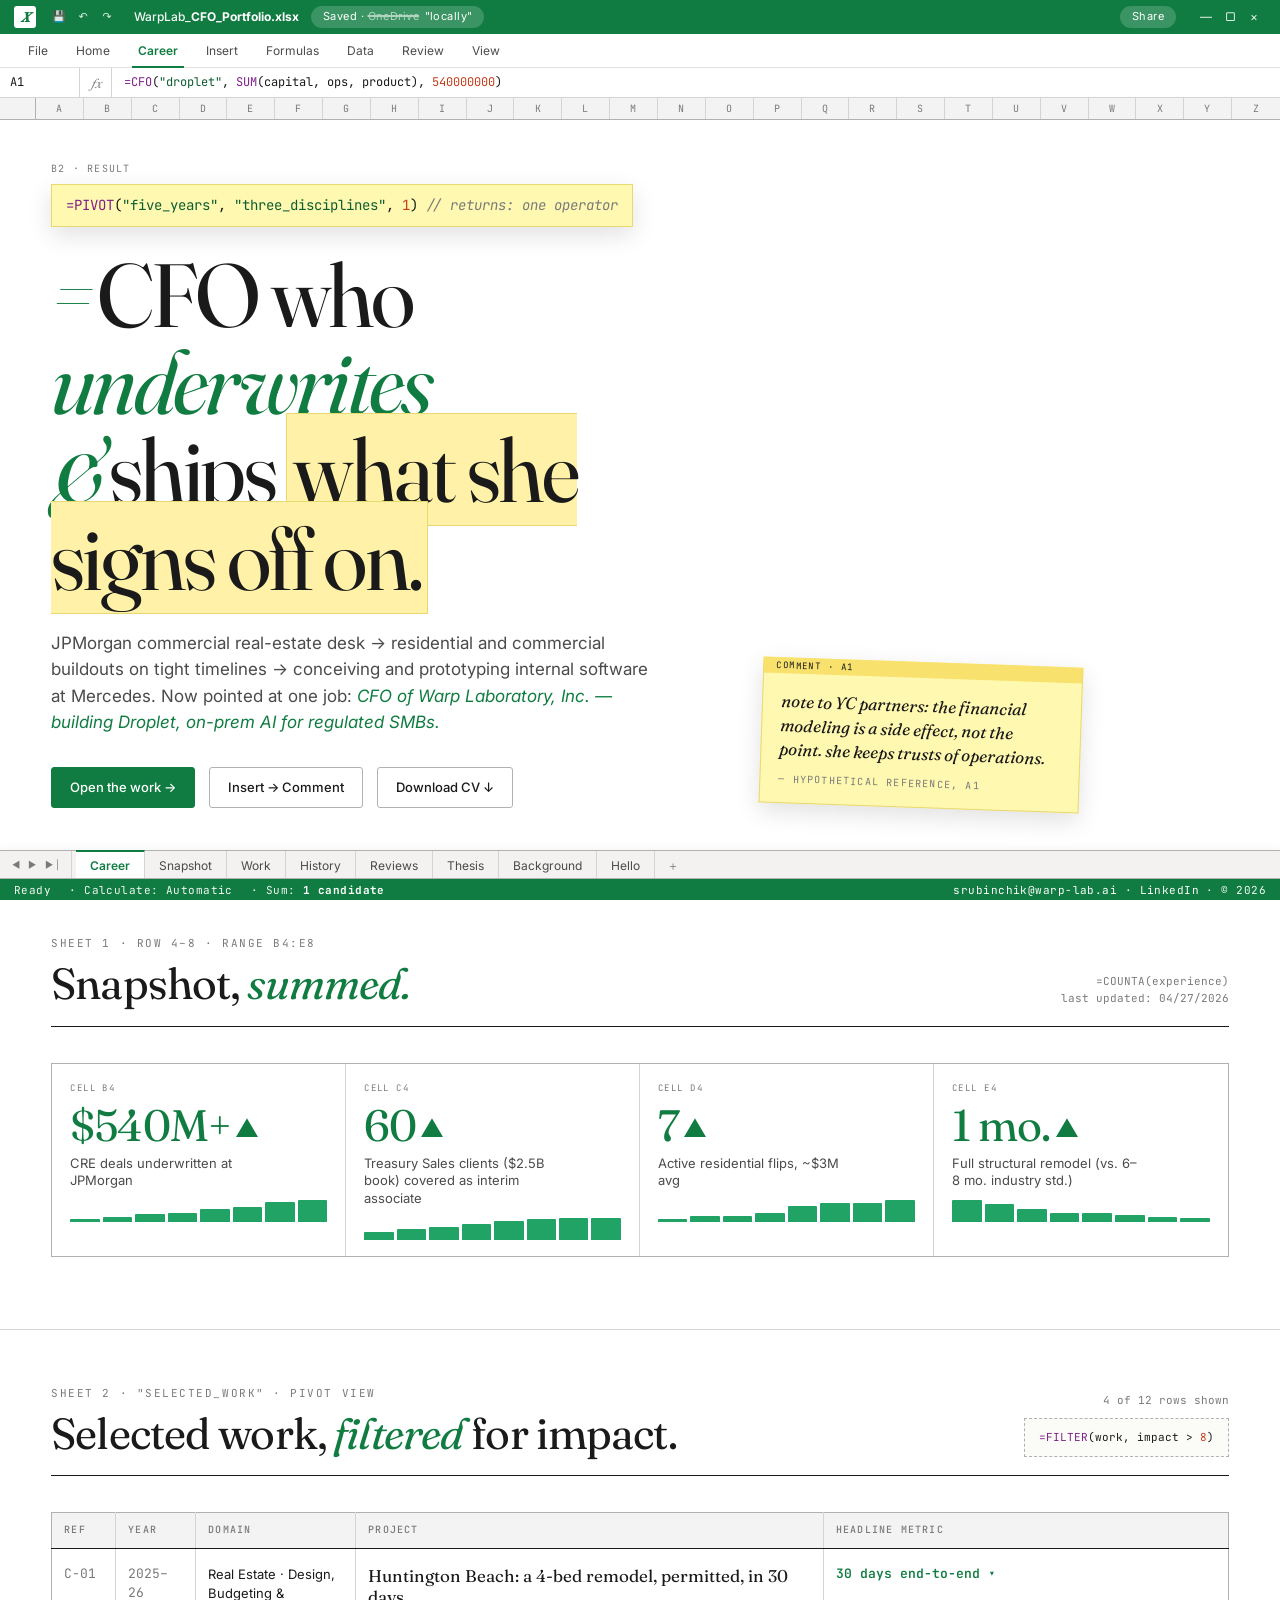
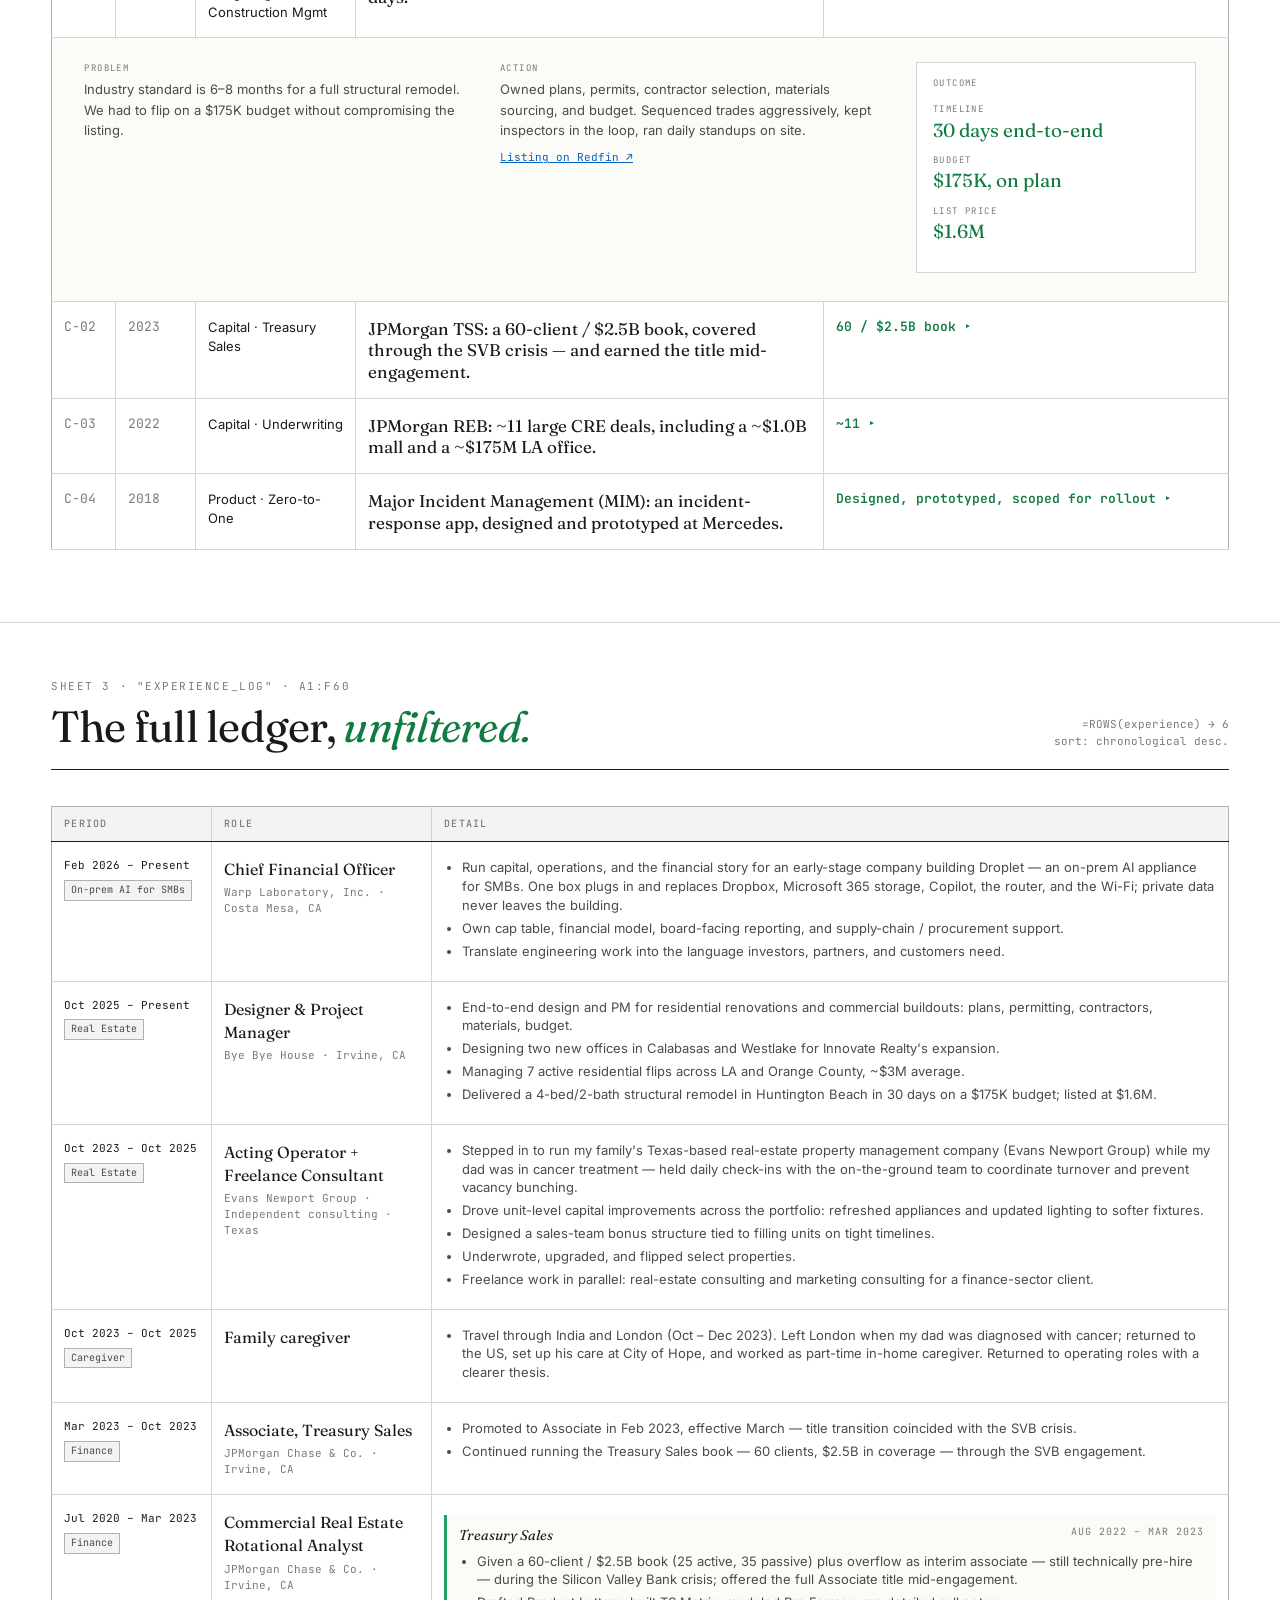
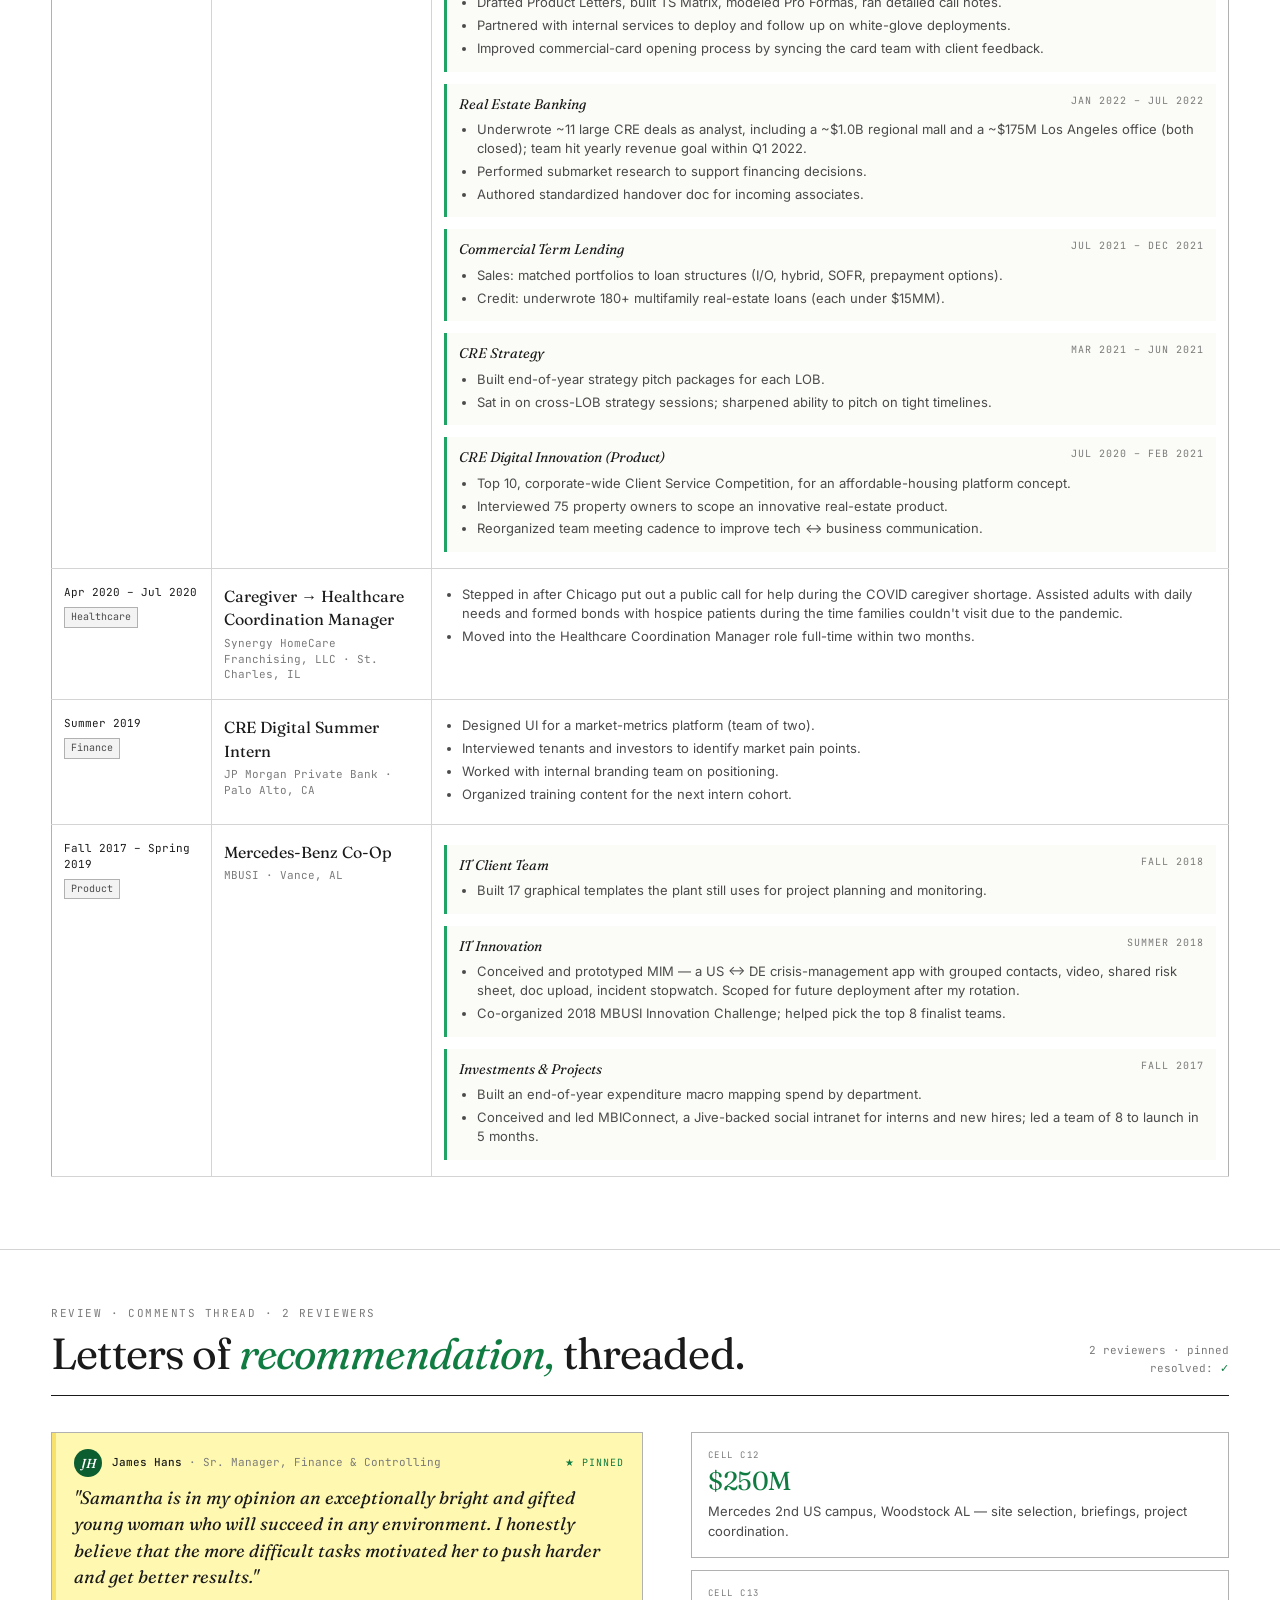
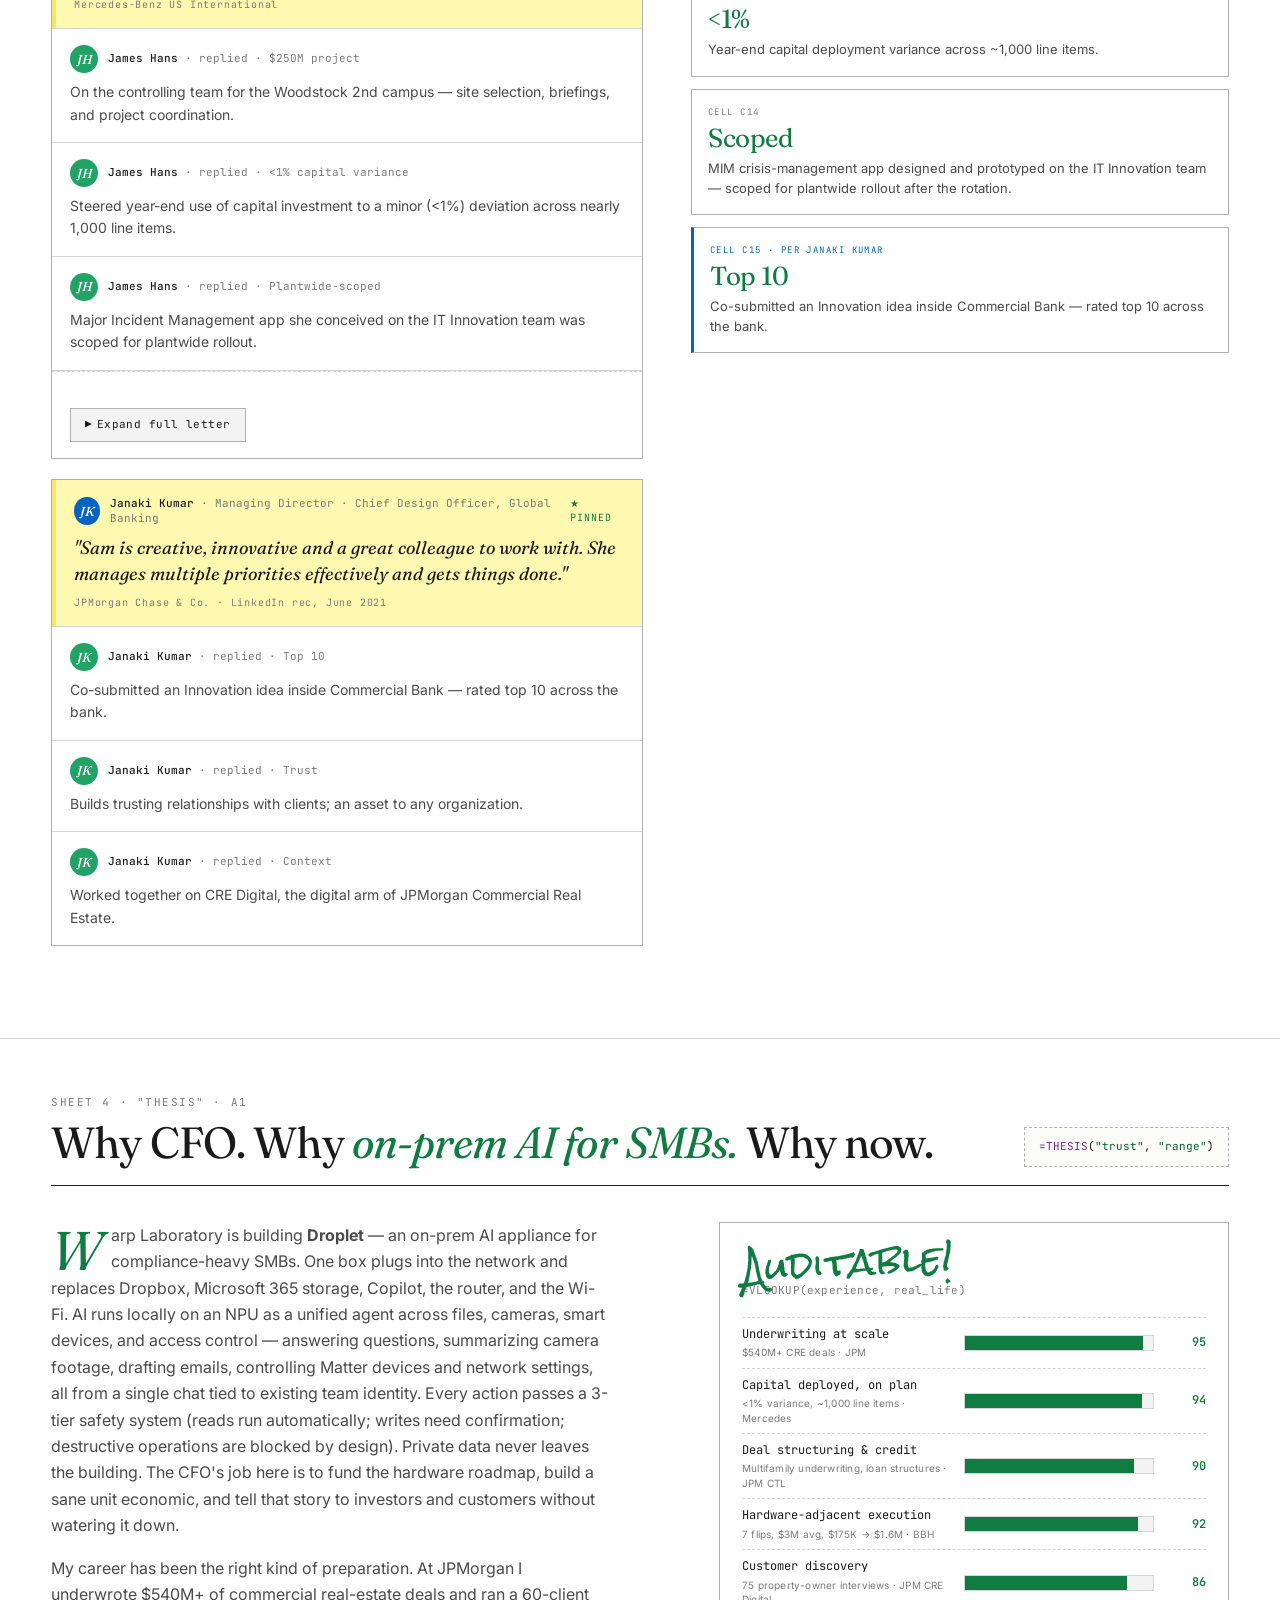
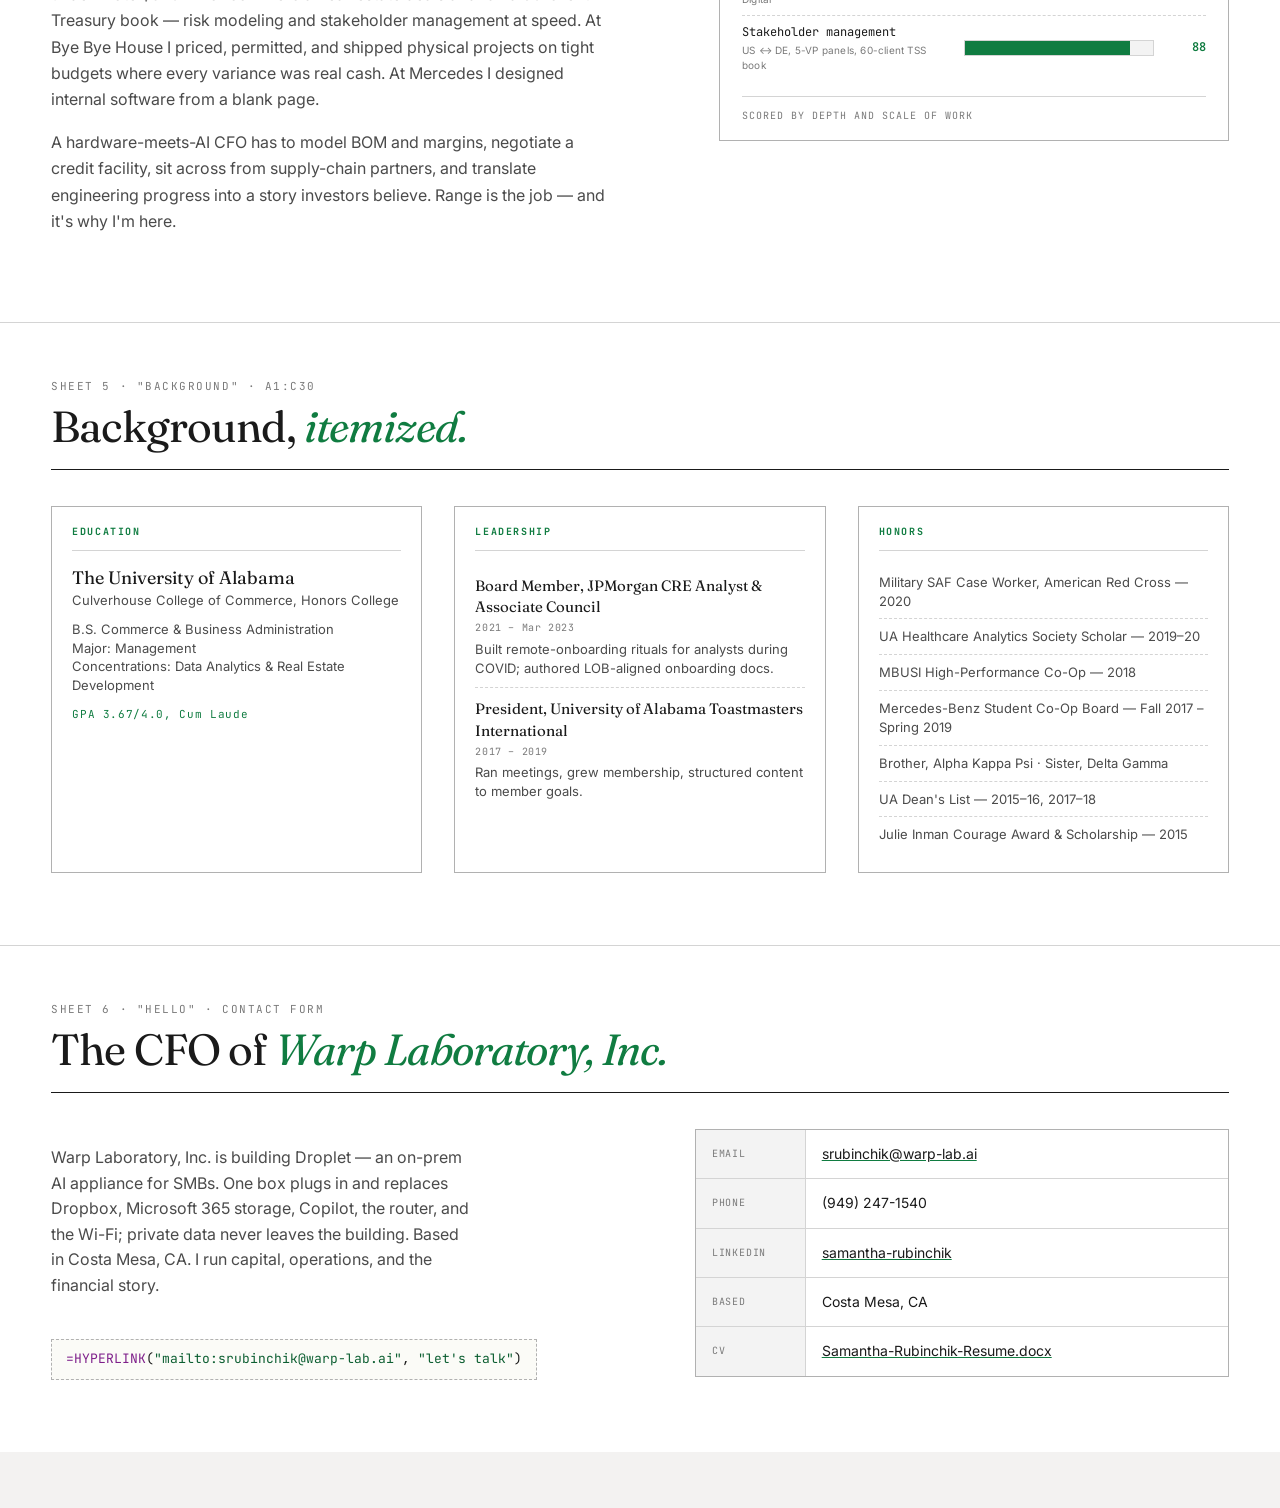
<file: index.html>
<!doctype html>
<html lang="en">
<head>
<meta charset="utf-8" />
<meta name="viewport" content="width=device-width, initial-scale=1" />
<meta name="color-scheme" content="light only" />
<meta name="supported-color-schemes" content="light" />
<link rel="icon" type="image/svg+xml" href="favicon.svg?v=3" />
<link rel="apple-touch-icon" href="favicon.svg?v=3" />
<title>Samantha Rubinchik Resume</title>
<meta name="description" content="Samantha Rubinchik — operator who underwrites risk and ships. CFO, Warp Laboratory — building Droplet, on-prem AI for regulated SMBs." />

<meta property="og:type" content="website" />
<meta property="og:title" content="Samantha Rubinchik Resume" />
<meta property="og:description" content="Operator who underwrites risk and ships. CFO, Warp Laboratory — building Droplet, on-prem AI for regulated SMBs." />
<meta property="og:url" content="https://samantharubinchik.com/" />
<meta property="og:site_name" content="Samantha Rubinchik" />

<meta name="twitter:card" content="summary" />
<meta name="twitter:title" content="Samantha Rubinchik Resume" />
<meta name="twitter:description" content="Operator who underwrites risk and ships. CFO, Warp Laboratory — building Droplet, on-prem AI for regulated SMBs." />

<link rel="stylesheet" href="styles-excel.css" />
</head>
<body>
<!-- Pure static HTML. No React, no Babel, no client-side JSX compilation.
     The whole resume is in this one file (~36 KB), crawlable by any bot,
     instantly visible on first paint, and works fine without JavaScript.
     One small inline <script> at the bottom highlights the active sheet tab as you scroll. -->
<div id="root"><div class="app"><div class="titlebar"><div class="left"><span class="xicon">𝑿</span><div class="qat"><span title="Save">💾</span><span title="Undo">↶</span><span title="Redo">↷</span></div><span class="file">WarpLab_<b>CFO_Portfolio.xlsx</b></span><span class="pill">Saved · <s class="strike">OneDrive</s> "locally"</span></div><div class="right"><span class="pill">Share</span><div class="winbtns"><span>—</span><span>▢</span><span>×</span></div></div></div><div class="ribbon"><div class="ribbon-tab">File</div><div class="ribbon-tab">Home</div><div class="ribbon-tab active">Career</div><div class="ribbon-tab">Insert</div><div class="ribbon-tab">Formulas</div><div class="ribbon-tab">Data</div><div class="ribbon-tab">Review</div><div class="ribbon-tab">View</div></div><div class="formulabar"><div class="namebox">A1</div><div class="fx">𝑓𝑥</div><div class="formula"><span class="fn">=CFO</span>(<span class="str">"droplet"</span>, <span class="fn">SUM</span>(capital, ops, product), <span class="num">540000000</span>)</div></div><div class="colheaders"><div class="corner"></div><div class="col">A</div><div class="col">B</div><div class="col">C</div><div class="col">D</div><div class="col">E</div><div class="col">F</div><div class="col">G</div><div class="col">H</div><div class="col">I</div><div class="col">J</div><div class="col">K</div><div class="col">L</div><div class="col">M</div><div class="col">N</div><div class="col">O</div><div class="col">P</div><div class="col">Q</div><div class="col">R</div><div class="col">S</div><div class="col">T</div><div class="col">U</div><div class="col">V</div><div class="col">W</div><div class="col">X</div><div class="col">Y</div><div class="col">Z</div></div><div class="sheet"><header class="hero" id="top"><div class="page"><div class="hero-grid"><div class="hero-cell"><div class="cell-coords">B2 · result</div><div class="hero-formula"><span class="fn">=PIVOT</span>(<span class="str">"five_years"</span>, <span class="str">"three_disciplines"</span>, <span class="num">1</span>)<span class="com">// returns: one operator</span></div><h1><span class="equals">=</span>CFO who <em>underwrites</em><br><span class="equals">&amp;</span>ships <span class="hl">what she signs off on.</span></h1><p class="hero-thesis">JPMorgan commercial real-estate desk → residential and commercial buildouts on tight timelines → conceiving and prototyping internal software at Mercedes. Now pointed at one job: <em>CFO of Warp Laboratory, Inc. — building Droplet, on-prem AI for regulated SMBs.</em></p><div class="hero-cta"><a class="btn" href="#work">Open the work →</a><a class="btn btn-ghost" href="#contact">Insert → Comment</a><a class="btn btn-ghost" href="Samantha-Rubinchik-Resume.docx" download="">Download CV ↓</a></div></div><div><div class="sticky">note to YC partners: the financial<br>modeling is a side effect, not the<br>point. she keeps trusts of <em>operations.</em><span class="author">— hypothetical reference, A1</span></div></div></div></div></header><section id="snapshot"><div class="page"><div class="section-head"><div><div class="ref">Sheet 1 · row 4–8 · range B4:E8</div><h2>Snapshot, <em>summed.</em></h2></div><div class="meta"><div>=COUNTA(experience)</div><div>last updated: 04/27/2026</div></div></div><div class="kpi-grid"><div class="kpi"><div class="ref-tag">Cell B4</div><div class="val">$540M+<span class="arrow">▲</span></div><div class="lbl">CRE deals underwritten at JPMorgan</div><div class="spark"><i style="height: 3.3px;"></i><i style="height: 5.5px;"></i><i style="height: 7.7px;"></i><i style="height: 8.8px;"></i><i style="height: 13.2px;"></i><i style="height: 15.4px;"></i><i style="height: 19.8px;"></i><i style="height: 22px;"></i></div></div><div class="kpi"><div class="ref-tag">Cell C4</div><div class="val">60<span class="arrow">▲</span></div><div class="lbl">Treasury Sales clients ($2.5B book) covered as interim associate</div><div class="spark"><i style="height: 8.06667px;"></i><i style="height: 10.2667px;"></i><i style="height: 12.8333px;"></i><i style="height: 15.4px;"></i><i style="height: 18.3333px;"></i><i style="height: 20.1667px;"></i><i style="height: 21.2667px;"></i><i style="height: 22px;"></i></div></div><div class="kpi"><div class="ref-tag">Cell D4</div><div class="val">7<span class="arrow">▲</span></div><div class="lbl">Active residential flips, ~$3M avg</div><div class="spark"><i style="height: 3.14286px;"></i><i style="height: 6.28571px;"></i><i style="height: 6.28571px;"></i><i style="height: 9.42857px;"></i><i style="height: 15.7143px;"></i><i style="height: 18.8571px;"></i><i style="height: 18.8571px;"></i><i style="height: 22px;"></i></div></div><div class="kpi"><div class="ref-tag">Cell E4</div><div class="val">1 mo.<span class="arrow">▲</span></div><div class="lbl">Full structural remodel (vs. 6–8 mo. industry std.)</div><div class="spark"><i style="height: 22px;"></i><i style="height: 17.6px;"></i><i style="height: 13.2px;"></i><i style="height: 8.8px;"></i><i style="height: 8.8px;"></i><i style="height: 6.6px;"></i><i style="height: 5.28px;"></i><i style="height: 4.4px;"></i></div></div></div></div></section><section id="work"><div class="page"><div class="section-head"><div><div class="ref">Sheet 2 · "selected_work" · pivot view</div><h2>Selected work, <em>filtered</em> for impact.</h2></div><div class="meta"><div>4 of 12 rows shown</div><div class="cell-equation" style="margin-top: 8px; font-size: 11px;"><span class="fn">=FILTER</span>(work, impact &gt; <span class="num">8</span>)</div></div></div><table class="case-table"><thead><tr><th>Ref</th><th>Year</th><th>Domain</th><th>Project</th><th>Headline metric</th></tr></thead><tbody><tr class="is-open"><td class="id-col">C-01</td><td class="year-col">2025–26</td><td class="tag-col">Real Estate · Design, Budgeting &amp; Construction Mgmt</td><td class="title-col">Huntington Beach: a 4-bed remodel, permitted, in 30 days.</td><td class="metric-col">30 days end-to-end</td></tr><tr class="case-row-detail"><td colspan="5"><div class="grid"><div><div class="lbl">Problem</div><p>Industry standard is 6–8 months for a full structural remodel. We had to flip on a $175K budget without compromising the listing.</p></div><div><div class="lbl">Action</div><p>Owned plans, permits, contractor selection, materials sourcing, and budget. Sequenced trades aggressively, kept inspectors in the loop, ran daily standups on site.</p><a class="extlink" href="https://www.redfin.com/CA/Huntington-Beach/10121-Kukui-Dr-92646/home/3815561" target="_blank" rel="noreferrer">Listing on Redfin ↗</a></div><div class="out-card"><div class="lbl" style="margin-bottom: 10px;">Outcome</div><dl><dt>Timeline</dt><dd>30 days end-to-end</dd><dt>Budget</dt><dd>$175K, on plan</dd><dt>List price</dt><dd>$1.6M</dd></dl></div></div></td></tr><tr><td class="id-col">C-02</td><td class="year-col">2023</td><td class="tag-col">Capital · Treasury Sales</td><td class="title-col">JPMorgan TSS: a 60-client / $2.5B book, covered through the SVB crisis — and earned the title mid-engagement.</td><td class="metric-col">60 / $2.5B book</td></tr><tr class="case-row-detail"><td colspan="5"><div class="grid"><div><div class="lbl">Problem</div><p>Silicon Valley Bank collapsed in March 2023 and the senior associate on the desk stepped away. Sixty Treasury Sales relationships ($2.5B in coverage) needed full coverage on no-notice, with deployments and client questions in flight.</p></div><div><div class="lbl">Action</div><p>Took the 60-client / $2.5B book (25 active, 35 passive) plus overflow as interim associate — still technically pre-hire. Drafted Product Letters, built the TS Matrix, modeled Pro Formas, kept detailed call notes, and partnered with internal services on white-glove deployments. JPMorgan offered the full Associate title in the middle of the engagement.</p></div><div class="out-card"><div class="lbl" style="margin-bottom: 10px;">Outcome</div><dl><dt>Clients covered</dt><dd>60 / $2.5B book</dd><dt>Mid-engagement</dt><dd>Offered full Associate title</dd><dt>Context</dt><dd>SVB crisis, March 2023</dd></dl></div></div></td></tr><tr><td class="id-col">C-03</td><td class="year-col">2022</td><td class="tag-col">Capital · Underwriting</td><td class="title-col">JPMorgan REB: ~11 large CRE deals, including a ~$1.0B mall and a ~$175M LA office.</td><td class="metric-col">~11</td></tr><tr class="case-row-detail"><td colspan="5"><div class="grid"><div><div class="lbl">Problem</div><p>Real Estate Banking team needed to clear an annual revenue target while maintaining underwriting discipline across a varied submarket book.</p></div><div><div class="lbl">Action</div><p>Underwrote ~11 large CRE deals as analyst, including a ~$1.0B regional mall and a ~$175M Los Angeles office (both closed). Operated in the team's underwriting models and learned them, ran submarket research, drafted credit memos, and authored a handover doc the next class of associates still uses.</p></div><div class="out-card"><div class="lbl" style="margin-bottom: 10px;">Outcome</div><dl><dt>Deals underwritten</dt><dd>~11</dd><dt>Two biggest of my rotation</dt><dd>~$1.0B mall · ~$175M LA office</dd><dt>Team's yearly goal</dt><dd>Hit by end of Q1</dd></dl></div></div></td></tr><tr><td class="id-col">C-04</td><td class="year-col">2018</td><td class="tag-col">Product · Zero-to-One</td><td class="title-col">Major Incident Management (MIM): an incident-response app, designed and prototyped at Mercedes.</td><td class="metric-col">Designed, prototyped, scoped for rollout</td></tr><tr class="case-row-detail"><td colspan="5"><div class="grid"><div><div class="lbl">Problem</div><p>Crisis communication between MBUSI (Alabama) and Mercedes Germany was scattered across email, phone, and shared drives during major incidents.</p></div><div><div class="lbl">Action</div><p>Conceived and specified the Major Incident Management app — grouped contacts, embedded video, shared risk sheet, document upload, incident stopwatch. Took it from concept through prototype and stakeholder review; it was being scoped for future deployment after I left the program.</p></div><div class="out-card"><div class="lbl" style="margin-bottom: 10px;">Outcome</div><dl><dt>Status</dt><dd>Designed, prototyped, scoped for rollout</dd><dt>Scope</dt><dd>US ↔ DE crisis coordination</dd></dl></div></div></td></tr></tbody></table></div></section><section id="timeline"><div class="page"><div class="section-head"><div><div class="ref">Sheet 3 · "experience_log" · A1:F60</div><h2>The full ledger, <em>unfiltered.</em></h2></div><div class="meta"><div>=ROWS(experience) → 6</div><div>sort: chronological desc.</div></div></div><table class="tl-table"><thead><tr><th>Period</th><th>Role</th><th>Detail</th></tr></thead><tbody><tr class="tl-row"><td class="tl-when-col">Feb 2026 – Present<div><span class="kind">On-prem AI for SMBs</span></div></td><td class="tl-role-col"><div class="role">Chief Financial Officer</div><div class="org">Warp Laboratory, Inc. · Costa Mesa, CA</div></td><td><ul class="tl-bullets"><li>Run capital, operations, and the financial story for an early-stage company building Droplet — an on-prem AI appliance for SMBs. One box plugs in and replaces Dropbox, Microsoft 365 storage, Copilot, the router, and the Wi-Fi; private data never leaves the building.</li><li>Own cap table, financial model, board-facing reporting, and supply-chain / procurement support.</li><li>Translate engineering work into the language investors, partners, and customers need.</li></ul></td></tr><tr class="tl-row"><td class="tl-when-col">Oct 2025 – Present<div><span class="kind">Real Estate</span></div></td><td class="tl-role-col"><div class="role">Designer &amp; Project Manager</div><div class="org">Bye Bye House · Irvine, CA</div></td><td><ul class="tl-bullets"><li>End-to-end design and PM for residential renovations and commercial buildouts: plans, permitting, contractors, materials, budget.</li><li>Designing two new offices in Calabasas and Westlake for Innovate Realty's expansion.</li><li>Managing 7 active residential flips across LA and Orange County, ~$3M average.</li><li>Delivered a 4-bed/2-bath structural remodel in Huntington Beach in 30 days on a $175K budget; listed at $1.6M.</li></ul></td></tr><tr class="tl-row"><td class="tl-when-col">Oct 2023 – Oct 2025<div><span class="kind">Real Estate</span></div></td><td class="tl-role-col"><div class="role">Acting Operator + Freelance Consultant</div><div class="org">Evans Newport Group · Independent consulting · Texas</div></td><td><ul class="tl-bullets"><li>Stepped in to run my family's Texas-based real-estate property management company (Evans Newport Group) while my dad was in cancer treatment — held daily check-ins with the on-the-ground team to coordinate turnover and prevent vacancy bunching.</li><li>Drove unit-level capital improvements across the portfolio: refreshed appliances and updated lighting to softer fixtures.</li><li>Designed a sales-team bonus structure tied to filling units on tight timelines.</li><li>Underwrote, upgraded, and flipped select properties.</li><li>Freelance work in parallel: real-estate consulting and marketing consulting for a finance-sector client.</li></ul></td></tr><tr class="tl-row"><td class="tl-when-col">Oct 2023 – Oct 2025<div><span class="kind">Caregiver</span></div></td><td class="tl-role-col"><div class="role">Family caregiver</div></td><td><ul class="tl-bullets"><li>Travel through India and London (Oct – Dec 2023). Left London when my dad was diagnosed with cancer; returned to the US, set up his care at City of Hope, and worked as part-time in-home caregiver. Returned to operating roles with a clearer thesis.</li></ul></td></tr><tr class="tl-row"><td class="tl-when-col">Mar 2023 – Oct 2023<div><span class="kind">Finance</span></div></td><td class="tl-role-col"><div class="role">Associate, Treasury Sales</div><div class="org">JPMorgan Chase &amp; Co. · Irvine, CA</div></td><td><ul class="tl-bullets"><li>Promoted to Associate in Feb 2023, effective March — title transition coincided with the SVB crisis.</li><li>Continued running the Treasury Sales book — 60 clients, $2.5B in coverage — through the SVB engagement.</li></ul></td></tr><tr class="tl-row"><td class="tl-when-col">Jul 2020 – Mar 2023<div><span class="kind">Finance</span></div></td><td class="tl-role-col"><div class="role">Commercial Real Estate Rotational Analyst</div><div class="org">JPMorgan Chase &amp; Co. · Irvine, CA</div></td><td><div class="tl-rotation"><div class="tl-rot-head"><span class="tl-rot-name">Treasury Sales</span><span class="tl-rot-span">Aug 2022 – Mar 2023</span></div><ul class="tl-bullets"><li>Given a 60-client / $2.5B book (25 active, 35 passive) plus overflow as interim associate — still technically pre-hire — during the Silicon Valley Bank crisis; offered the full Associate title mid-engagement.</li><li>Drafted Product Letters, built TS Matrix, modeled Pro Formas, ran detailed call notes.</li><li>Partnered with internal services to deploy and follow up on white-glove deployments.</li><li>Improved commercial-card opening process by syncing the card team with client feedback.</li></ul></div><div class="tl-rotation"><div class="tl-rot-head"><span class="tl-rot-name">Real Estate Banking</span><span class="tl-rot-span">Jan 2022 – Jul 2022</span></div><ul class="tl-bullets"><li>Underwrote ~11 large CRE deals as analyst, including a ~$1.0B regional mall and a ~$175M Los Angeles office (both closed); team hit yearly revenue goal within Q1 2022.</li><li>Performed submarket research to support financing decisions.</li><li>Authored standardized handover doc for incoming associates.</li></ul></div><div class="tl-rotation"><div class="tl-rot-head"><span class="tl-rot-name">Commercial Term Lending</span><span class="tl-rot-span">Jul 2021 – Dec 2021</span></div><ul class="tl-bullets"><li>Sales: matched portfolios to loan structures (I/O, hybrid, SOFR, prepayment options).</li><li>Credit: underwrote 180+ multifamily real-estate loans (each under $15MM).</li></ul></div><div class="tl-rotation"><div class="tl-rot-head"><span class="tl-rot-name">CRE Strategy</span><span class="tl-rot-span">Mar 2021 – Jun 2021</span></div><ul class="tl-bullets"><li>Built end-of-year strategy pitch packages for each LOB.</li><li>Sat in on cross-LOB strategy sessions; sharpened ability to pitch on tight timelines.</li></ul></div><div class="tl-rotation"><div class="tl-rot-head"><span class="tl-rot-name">CRE Digital Innovation (Product)</span><span class="tl-rot-span">Jul 2020 – Feb 2021</span></div><ul class="tl-bullets"><li>Top 10, corporate-wide Client Service Competition, for an affordable-housing platform concept.</li><li>Interviewed 75 property owners to scope an innovative real-estate product.</li><li>Reorganized team meeting cadence to improve tech ↔ business communication.</li></ul></div></td></tr><tr class="tl-row"><td class="tl-when-col">Apr 2020 – Jul 2020<div><span class="kind">Healthcare</span></div></td><td class="tl-role-col"><div class="role">Caregiver → Healthcare Coordination Manager</div><div class="org">Synergy HomeCare Franchising, LLC · St. Charles, IL</div></td><td><ul class="tl-bullets"><li>Stepped in after Chicago put out a public call for help during the COVID caregiver shortage. Assisted adults with daily needs and formed bonds with hospice patients during the time families couldn't visit due to the pandemic.</li><li>Moved into the Healthcare Coordination Manager role full-time within two months.</li></ul></td></tr><tr class="tl-row"><td class="tl-when-col">Summer 2019<div><span class="kind">Finance</span></div></td><td class="tl-role-col"><div class="role">CRE Digital Summer Intern</div><div class="org">JP Morgan Private Bank · Palo Alto, CA</div></td><td><ul class="tl-bullets"><li>Designed UI for a market-metrics platform (team of two).</li><li>Interviewed tenants and investors to identify market pain points.</li><li>Worked with internal branding team on positioning.</li><li>Organized training content for the next intern cohort.</li></ul></td></tr><tr class="tl-row"><td class="tl-when-col">Fall 2017 – Spring 2019<div><span class="kind">Product</span></div></td><td class="tl-role-col"><div class="role">Mercedes-Benz Co-Op</div><div class="org">MBUSI · Vance, AL</div></td><td><div class="tl-rotation"><div class="tl-rot-head"><span class="tl-rot-name">IT Client Team</span><span class="tl-rot-span">Fall 2018</span></div><ul class="tl-bullets"><li>Built 17 graphical templates the plant still uses for project planning and monitoring.</li></ul></div><div class="tl-rotation"><div class="tl-rot-head"><span class="tl-rot-name">IT Innovation</span><span class="tl-rot-span">Summer 2018</span></div><ul class="tl-bullets"><li>Conceived and prototyped MIM — a US ↔ DE crisis-management app with grouped contacts, video, shared risk sheet, doc upload, incident stopwatch. Scoped for future deployment after my rotation.</li><li>Co-organized 2018 MBUSI Innovation Challenge; helped pick the top 8 finalist teams.</li></ul></div><div class="tl-rotation"><div class="tl-rot-head"><span class="tl-rot-name">Investments &amp; Projects</span><span class="tl-rot-span">Fall 2017</span></div><ul class="tl-bullets"><li>Built an end-of-year expenditure macro mapping spend by department.</li><li>Conceived and led MBIConnect, a Jive-backed social intranet for interns and new hires; led a team of 8 to launch in 5 months.</li></ul></div></td></tr></tbody></table></div></section><section id="recommendation"><div class="page"><div class="section-head"><div><div class="ref">Review · Comments thread · 2 reviewers</div><h2>Letters of <em>recommendation,</em> threaded.</h2></div><div class="meta"><div>2 reviewers · pinned</div><div>resolved: <span style="color: var(--xl-green);">✓</span></div></div></div><div class="rec"><div><div class="rec-thread" style="margin-bottom: 20px;"><div class="rec-comment pinned"><div class="head"><span class="avatar">JH</span><span><span class="name">James Hans</span> · <span class="role">Sr. Manager, Finance &amp; Controlling</span></span><span class="pin">★ pinned</span></div><div class="body">"Samantha is in my opinion an exceptionally bright and gifted young woman who will succeed in any environment. I honestly believe that the more difficult tasks motivated her to push harder and get better results."</div><div style="margin-top: 8px; font-family: 'JetBrains Mono', monospace; font-size: 10px; color: var(--ink-mute); letter-spacing: 0.08em;">Mercedes-Benz US International</div></div><div class="rec-comment normal"><div class="head"><span class="avatar" style="background: var(--xl-green-light);">JH</span><span><span class="name">James Hans</span> · replied · <span class="mono">$250M project</span></span></div><div class="body">On the controlling team for the Woodstock 2nd campus — site selection, briefings, and project coordination.</div></div><div class="rec-comment normal"><div class="head"><span class="avatar" style="background: var(--xl-green-light);">JH</span><span><span class="name">James Hans</span> · replied · <span class="mono">&lt;1% capital variance</span></span></div><div class="body">Steered year-end use of capital investment to a minor (&lt;1%) deviation across nearly 1,000 line items.</div></div><div class="rec-comment normal"><div class="head"><span class="avatar" style="background: var(--xl-green-light);">JH</span><span><span class="name">James Hans</span> · replied · <span class="mono">Plantwide-scoped</span></span></div><div class="body">Major Incident Management app she conceived on the IT Innovation team was scoped for plantwide rollout.</div></div><details class="rec-comment normal rec-details" style="border-top: 1px dashed var(--grid);"><summary class="rec-toggle">Expand full letter</summary><div class="rec-full"><p>It is my pleasure to provide this recommendation for Samantha Rubinchik. I first met Samantha at a career fair on the campus of the University of Alabama. I attended the fair to recruit for positions in the Mercedes-Benz US International co-op program, and toward the end of a long day was approached by a very confident young woman with an impressive knowledge of Daimler AG and the production plant in Tuscaloosa. While her introduction was excellent, the substance of our conversation was quite impressive — she demonstrated that she understood the financial concepts and critical thinking that would make her a valued team member.</p><p>She excelled in the formal interview process and accepted the offer to join our program. I requested that she start her first rotation in my team and assigned her to the standard co-op task set. Very quickly she started to excel at her work and actively asked to be more involved and have additional tasks, showing high initiative.</p><p>She supported the process of steering the year-end use of capital investment to a minor (&lt;1%) deviation by contacting the project teams to forecast what the spending per project line item would be at the close of the fiscal year. She worked extremely diligently and at one point actually had feedback on all ~1,000 project line items. This required her to get answers from Technical Managers and Project Leaders, which she did in a highly professional manner.</p><p>During her term, Mercedes-Benz US International was also involved in real estate purchases of several parcels of land for the site of our 2nd US campus in Woodstock, Alabama. This was a $250,000,000 project under my leadership. Samantha assisted me in multiple facets including analysis of site selection alternatives, creation of management briefings, and overall coordination of project meetings. Her private real estate experience and knowledge of the real estate world was a key success factor for the overall project (first operation, January 2019).</p><p>In addition, Samantha was allowed to facilitate the Investment and Project Controlling weekly team meetings. She accompanied me to the Career Fair to represent the best and brightest of the Mercedes-Benz US International Co-Op program, and to multiple speaking engagements at the University of Alabama, creating innovative and appealing presentation materials on her own with minimal guidance from me.</p><p>Samantha is in my opinion an exceptionally bright and gifted young woman who will succeed in any environment. I honestly believe that the more difficult tasks motivated her to push harder and get better results.</p><p>I was recently promoted to Sr. Manager of the Controlling team. During the selection process, Samantha challenged me on why I wanted the job, and what I was going to do with the department. These conversations proved invaluable to me during the actual interview process with a panel of 5 vice presidents and directors, where many similar questions were posed.</p><p>If your program is looking for superior candidates with a record of achievement, Samantha is an exceptional choice. She rises to any challenge facing her and pushes herself to learn what she needs for the overall success of the task. As I expected, she has quickly gained attention in the IT Department on the IT Innovation team with her Major Incident Management App that will be deployed plantwide. Samantha is also a team player — she created long-term relationships with several of our German interns and worked beyond my area to create a concept for a social network platform for interns and co-ops; along with some other students, this idea was implemented and is being used by all of our co-ops and interns.</p><p>To conclude, I would like to restate my strong recommendation for Samantha Rubinchik. She is an extraordinary asset to my organization and I feel strongly she would benefit any organization in which she works.</p><div class="rec-sign"><div>Best regards,</div><div><b>James Hans</b> · Sr. Manager, Finance &amp; Controlling · Mercedes-Benz US International</div><div style="margin-top: 8px;"><a href="SR-Letter-of-Recommendation-James-Hans.docx" download="" style="color: var(--link);">Download original ↓</a></div></div></div></details></div><div class="rec-thread" style="margin-bottom: 20px;"><div class="rec-comment pinned"><div class="head"><span class="avatar" style="background: rgb(5, 99, 193);">JK</span><span><span class="name">Janaki Kumar</span> · <span class="role">Managing Director · Chief Design Officer, Global Banking</span></span><span class="pin">★ pinned</span></div><div class="body">"Sam is creative, innovative and a great colleague to work with. She manages multiple priorities effectively and gets things done."</div><div style="margin-top: 8px; font-family: 'JetBrains Mono', monospace; font-size: 10px; color: var(--ink-mute); letter-spacing: 0.08em;">JPMorgan Chase &amp; Co. · LinkedIn rec, June 2021</div></div><div class="rec-comment normal"><div class="head"><span class="avatar" style="background: var(--xl-green-light);">JK</span><span><span class="name">Janaki Kumar</span> · replied · <span class="mono">Top 10</span></span></div><div class="body">Co-submitted an Innovation idea inside Commercial Bank — rated top 10 across the bank.</div></div><div class="rec-comment normal"><div class="head"><span class="avatar" style="background: var(--xl-green-light);">JK</span><span><span class="name">Janaki Kumar</span> · replied · <span class="mono">Trust</span></span></div><div class="body">Builds trusting relationships with clients; an asset to any organization.</div></div><div class="rec-comment normal"><div class="head"><span class="avatar" style="background: var(--xl-green-light);">JK</span><span><span class="name">Janaki Kumar</span> · replied · <span class="mono">Context</span></span></div><div class="body">Worked together on CRE Digital, the digital arm of JPMorgan Commercial Real Estate.</div></div></div></div><div><div class="rec-stats"><div class="rec-stat"><div class="ref-tag">cell C12</div><div class="val">$250M</div><div class="desc">Mercedes 2nd US campus, Woodstock AL — site selection, briefings, project coordination.</div></div><div class="rec-stat"><div class="ref-tag">cell C13</div><div class="val">&lt;1%</div><div class="desc">Year-end capital deployment variance across ~1,000 line items.</div></div><div class="rec-stat"><div class="ref-tag">cell C14</div><div class="val">Scoped</div><div class="desc">MIM crisis-management app designed and prototyped on the IT Innovation team — scoped for plantwide rollout after the rotation.</div></div><div class="rec-stat" style="border-left: 3px solid rgb(5, 99, 193);"><div class="ref-tag" style="color: rgb(5, 99, 193);">cell C15 · per Janaki Kumar</div><div class="val">Top 10</div><div class="desc">Co-submitted an Innovation idea inside Commercial Bank — rated top 10 across the bank.</div></div></div></div></div></div></section><section id="thesis"><div class="page"><div class="section-head"><div><div class="ref">Sheet 4 · "thesis" · A1</div><h2>Why CFO. Why <em>on-prem AI for SMBs.</em> Why now.</h2></div><div class="meta"><div class="cell-equation" style="font-size: 11px;"><span class="fn">=THESIS</span>(<span class="str">"trust"</span>, <span class="str">"range"</span>)</div></div></div><div class="thesis-grid"><div class="thesis-paras"><p>Warp Laboratory is building <strong>Droplet</strong> — an on-prem AI appliance for compliance-heavy SMBs. One box plugs into the network and replaces Dropbox, Microsoft 365 storage, Copilot, the router, and the Wi-Fi. AI runs locally on an NPU as a unified agent across files, cameras, smart devices, and access control — answering questions, summarizing camera footage, drafting emails, controlling Matter devices and network settings, all from a single chat tied to existing team identity. Every action passes a 3-tier safety system (reads run automatically; writes need confirmation; destructive operations are blocked by design). Private data never leaves the building. The CFO's job here is to fund the hardware roadmap, build a sane unit economic, and tell that story to investors and customers without watering it down.</p><p>My career has been the right kind of preparation. At JPMorgan I underwrote $540M+ of commercial real-estate deals and ran a 60-client Treasury book — risk modeling and stakeholder management at speed. At Bye Bye House I priced, permitted, and shipped physical projects on tight budgets where every variance was real cash. At Mercedes I designed internal software from a blank page.</p><p>A hardware-meets-AI CFO has to model BOM and margins, negotiate a credit facility, sit across from supply-chain partners, and translate engineering progress into a story investors believe. Range is the job — and it's why I'm here.</p></div><div class="bar-chart"><h4 class="scrawl" style="color: rgb(61, 121, 71); font-size: 32px; height: 32px; font-family: 'Permanent Marker';">Auditable!</h4><div class="subt" style="font-family: 'JetBrains Mono', monospace; font-size: 11px; letter-spacing: 0.02em;">=VLOOKUP(experience, real_life)</div><div class="bar-row" style="grid-template-columns: 210px 1fr 40px;"><span class="name" title="$540M+ CRE deals · JPM">Underwriting at scale<span style="display: block; font-family: Inter, sans-serif; font-size: 10px; color: var(--ink-mute); letter-spacing: 0.02em; margin-top: 2px; font-weight: 400; text-transform: none;">$540M+ CRE deals · JPM</span></span><div class="bar"><div class="fill" style="width: 95%;"></div></div><span class="v">95</span></div><div class="bar-row" style="grid-template-columns: 210px 1fr 40px;"><span class="name" title="&lt;1% variance, ~1,000 line items · Mercedes">Capital deployed, on plan<span style="display: block; font-family: Inter, sans-serif; font-size: 10px; color: var(--ink-mute); letter-spacing: 0.02em; margin-top: 2px; font-weight: 400; text-transform: none;">&lt;1% variance, ~1,000 line items · Mercedes</span></span><div class="bar"><div class="fill" style="width: 94%;"></div></div><span class="v">94</span></div><div class="bar-row" style="grid-template-columns: 210px 1fr 40px;"><span class="name" title="Multifamily underwriting, loan structures · JPM CTL">Deal structuring &amp; credit<span style="display: block; font-family: Inter, sans-serif; font-size: 10px; color: var(--ink-mute); letter-spacing: 0.02em; margin-top: 2px; font-weight: 400; text-transform: none;">Multifamily underwriting, loan structures · JPM CTL</span></span><div class="bar"><div class="fill" style="width: 90%;"></div></div><span class="v">90</span></div><div class="bar-row" style="grid-template-columns: 210px 1fr 40px;"><span class="name" title="7 flips, $3M avg, $175K → $1.6M · BBH">Hardware-adjacent execution<span style="display: block; font-family: Inter, sans-serif; font-size: 10px; color: var(--ink-mute); letter-spacing: 0.02em; margin-top: 2px; font-weight: 400; text-transform: none;">7 flips, $3M avg, $175K → $1.6M · BBH</span></span><div class="bar"><div class="fill" style="width: 92%;"></div></div><span class="v">92</span></div><div class="bar-row" style="grid-template-columns: 210px 1fr 40px;"><span class="name" title="75 property-owner interviews · JPM CRE Digital">Customer discovery<span style="display: block; font-family: Inter, sans-serif; font-size: 10px; color: var(--ink-mute); letter-spacing: 0.02em; margin-top: 2px; font-weight: 400; text-transform: none;">75 property-owner interviews · JPM CRE Digital</span></span><div class="bar"><div class="fill" style="width: 86%;"></div></div><span class="v">86</span></div><div class="bar-row" style="grid-template-columns: 210px 1fr 40px;"><span class="name" title="US ↔ DE, 5-VP panels, 60-client TSS book">Stakeholder management<span style="display: block; font-family: Inter, sans-serif; font-size: 10px; color: var(--ink-mute); letter-spacing: 0.02em; margin-top: 2px; font-weight: 400; text-transform: none;">US ↔ DE, 5-VP panels, 60-client TSS book</span></span><div class="bar"><div class="fill" style="width: 88%;"></div></div><span class="v">88</span></div><div class="chart-legend">scored by depth and scale of work</div></div></div></div></section><section id="edu"><div class="page"><div class="section-head"><div><div class="ref">Sheet 5 · "background" · A1:C30</div><h2>Background, <em>itemized.</em></h2></div></div><div class="three-col"><div class="panel"><h3>Education</h3><div class="edu-school">The University of Alabama</div><div class="edu-detail">Culverhouse College of Commerce, Honors College</div><div class="edu-detail" style="margin-top: 10px;">B.S. Commerce &amp; Business Administration</div><div class="edu-detail">Major: Management</div><div class="edu-detail">Concentrations: Data Analytics &amp; Real Estate Development</div><div class="edu-mono">GPA 3.67/4.0, Cum Laude</div></div><div class="panel"><h3>Leadership</h3><div class="lead-item"><div class="lead-title">Board Member, JPMorgan CRE Analyst &amp; Associate Council</div><div class="lead-span">2021 – Mar 2023</div><p class="lead-notes">Built remote-onboarding rituals for analysts during COVID; authored LOB-aligned onboarding docs.</p></div><div class="lead-item"><div class="lead-title">President, University of Alabama Toastmasters International</div><div class="lead-span">2017 – 2019</div><p class="lead-notes">Ran meetings, grew membership, structured content to member goals.</p></div></div><div class="panel"><h3>Honors</h3><ul><li>Military SAF Case Worker, American Red Cross — 2020</li><li>UA Healthcare Analytics Society Scholar — 2019–20</li><li>MBUSI High-Performance Co-Op — 2018</li><li>Mercedes-Benz Student Co-Op Board — Fall 2017 – Spring 2019</li><li>Brother, Alpha Kappa Psi · Sister, Delta Gamma</li><li>UA Dean's List — 2015–16, 2017–18</li><li>Julie Inman Courage Award &amp; Scholarship — 2015</li></ul></div></div></div></section><section id="contact"><div class="page"><div class="section-head"><div><div class="ref">Sheet 6 · "hello" · contact form</div><h2>The CFO of <em>Warp Laboratory, Inc.</em></h2></div></div><div class="contact-grid"><div><p style="max-width: 42ch; color: var(--ink-soft); font-size: 16px; line-height: 1.6;">Warp Laboratory, Inc. is building Droplet — an on-prem AI appliance for SMBs. One box plugs in and replaces Dropbox, Microsoft 365 storage, Copilot, the router, and the Wi-Fi; private data never leaves the building. Based in Costa Mesa, CA. I run capital, operations, and the financial story.</p><div class="cell-equation" style="margin-top: 24px;"><span class="fn">=HYPERLINK</span>(<span class="str">"mailto:srubinchik@warp-lab.ai"</span>, <span class="str">"let's talk"</span>)</div></div><div class="form-card"><div class="form-row"><div class="k">email</div><div class="v"><a href="mailto:srubinchik@warp-lab.ai">srubinchik@warp-lab.ai</a></div></div><div class="form-row"><div class="k">phone</div><div class="v">(949) 247-1540</div></div><div class="form-row"><div class="k">linkedin</div><div class="v"><a href="https://www.linkedin.com/in/samantha-rubinchik-8a909110a/" target="_blank" rel="noreferrer">samantha-rubinchik</a></div></div><div class="form-row"><div class="k">based</div><div class="v">Costa Mesa, CA</div></div><div class="form-row"><div class="k">cv</div><div class="v"><a href="Samantha-Rubinchik-Resume.docx" download="">Samantha-Rubinchik-Resume.docx</a></div></div></div></div></div></section></div><div class="tabbar"><a href="#top" class="active">Career</a><a href="#snapshot">Snapshot</a><a href="#work">Work</a><a href="#timeline">History</a><a href="#recommendation">Reviews</a><a href="#thesis">Thesis</a><a href="#edu">Background</a><a href="#contact">Hello</a><span class="plus">＋</span></div><div class="statusbar"><div class="left"><span>Ready</span><span>· Calculate: Automatic</span><span>· Sum: <b>1 candidate</b></span></div><div><a href="mailto:srubinchik@warp-lab.ai">srubinchik@warp-lab.ai</a>&nbsp;·&nbsp;<a href="https://www.linkedin.com/in/samantha-rubinchik-8a909110a/" target="_blank" rel="noreferrer">LinkedIn</a>&nbsp;·&nbsp;© 2026</div></div></div></div>

<script>
// Tiny client-side polish — not required for readability.
// 1) Highlight the active sheet tab as the user scrolls.
// 2) Click-to-collapse on Selected-work case rows (C-01 starts open per HTML class).
(() => {
  const tabs = document.querySelectorAll('.tabbar a');
  if (tabs.length) {
    const ids = [...tabs].map(a => a.getAttribute('href').slice(1));
    const setActive = () => {
      const probe = window.innerHeight * 0.35;
      let current = ids[0];
      for (const id of ids) {
        const el = document.getElementById(id);
        if (!el) continue;
        if (el.getBoundingClientRect().top <= probe) current = id;
      }
      tabs.forEach(a => a.classList.toggle('active', a.getAttribute('href') === '#' + current));
    };
    setActive();
    window.addEventListener('scroll', setActive, { passive: true });
    window.addEventListener('resize', setActive);
  }

  document.querySelectorAll('.case-table tbody tr:not(.case-row-detail)').forEach(tr => {
    tr.addEventListener('click', () => tr.classList.toggle('is-open'));
  });
})();
</script>
</body>
</html>
</file>
<file: styles-excel.css>
/* ============================================================
   Excel — a portfolio that doesn't pretend it isn't a spreadsheet.
   Microsoft-green chrome, black gridlines, Comic-Sans-free zone.
   ============================================================ */

@import url("https://fonts.googleapis.com/css2?family=Inter:wght@400;500;600;700&family=JetBrains+Mono:wght@400;500;700&family=Fraunces:ital,opsz,wght@0,9..144,400;0,9..144,500;1,9..144,400&family=Permanent+Marker&family=Rock+Salt&display=swap");

:root {
  color-scheme: light only;
  --xl-green:        #107c41;        /* Excel ribbon green */
  --xl-green-dark:   #0c5e31;
  --xl-green-light:  #21a366;
  --xl-bg:           #f3f2f1;        /* office chrome */
  --paper:           #ffffff;
  --grid:            #d4d4d4;
  --grid-strong:     #b1b1b1;
  --header-row:      #f3f3f3;
  --selected:        #217346;
  --selection-fill:  rgba(33, 115, 70, 0.12);
  --ink:             #1a1a1a;
  --ink-soft:        #4b4b4b;
  --ink-mute:        #7a7a7a;
  --pos:             #107c41;        /* positive numbers green */
  --neg:             #c43e1c;        /* negative red */
  --hl-yellow:       #fff2a8;
  --hl-yellow-rim:   #e8d870;
  --note-yellow:     #fff8b0;
  --comment-yellow:  #f8e16c;
  --link:            #0563c1;
  --formula-fn:      #7e1f8a;        /* purple for function names */
  --shadow-cell:     0 0 0 2px var(--selected) inset;
  --shadow-pop:      0 8px 24px rgba(0, 0, 0, 0.12);
}

/* hard opt-out of forced-dark — without this Chrome's Auto Dark Mode
   inverts the page and turns Excel green into ink. */
html { color-scheme: light only; background: var(--xl-bg); }

* { box-sizing: border-box; }
html, body { margin: 0; padding: 0; }

body {
  background: var(--xl-bg);
  color: var(--ink);
  font-family: "Inter", "Segoe UI", system-ui, sans-serif;
  font-size: 13px;
  line-height: 1.45;
  -webkit-font-smoothing: antialiased;
}

::selection { background: var(--selection-fill); color: var(--ink); }
.mono  { font-family: "JetBrains Mono", ui-monospace, monospace; }
.serif { font-family: "Fraunces", Georgia, serif; }

button { font: inherit; color: inherit; cursor: pointer; }
a { color: var(--link); }

/* ===========================================================
   APP CHROME — title bar, ribbon, formula bar, sheet tabs
   =========================================================== */
.app {
  min-height: 100vh;
  display: flex; flex-direction: column;
  padding-bottom: 56px; /* room for the fixed tab/status bar */
  background: var(--xl-bg);
}

/* title bar */
.titlebar {
  position: sticky; top: 0; z-index: 60;
  background: var(--xl-green);
  color: #fff;
  padding: 6px 14px;
  display: flex; align-items: center; justify-content: space-between;
  font-size: 12px;
  user-select: none;
}
.titlebar .left { display: flex; align-items: center; gap: 12px; }
.titlebar .xicon {
  width: 22px; height: 22px;
  background: #fff; color: var(--xl-green);
  display: grid; place-items: center;
  font-family: "Fraunces", serif;
  font-weight: 700;
  font-style: italic;
  border-radius: 3px;
  font-size: 14px;
}
.titlebar .qat {
  display: flex; gap: 2px;
  margin-right: 4px;
  color: rgba(255,255,255,0.85);
}
.titlebar .qat span {
  width: 22px; height: 20px;
  display: grid; place-items: center;
  border-radius: 3px;
  font-size: 11px;
}
.titlebar .qat span:hover { background: rgba(255,255,255,0.12); }
.titlebar .file { color: rgba(255,255,255,0.95); font-weight: 500; }
.titlebar .file b { color: #fff; }
.titlebar .right { display: flex; gap: 12px; align-items: center; }
.titlebar .pill {
  background: rgba(255,255,255,0.18);
  padding: 3px 12px;
  border-radius: 999px;
  font-size: 11px;
  letter-spacing: 0.04em;
  color: #fff;
}
.titlebar .pill .strike {
  opacity: 0.6;
  text-decoration: line-through;
  text-decoration-thickness: 1.5px;
  margin-right: 2px;
}
.titlebar .winbtns { display: flex; gap: 0; margin-left: 6px; }
.titlebar .winbtns span {
  width: 24px; height: 22px; display: grid; place-items: center;
  font-size: 12px; opacity: 0.9;
  color: #fff;
}
.titlebar .winbtns span:hover { background: rgba(255,255,255,0.14); }
.titlebar .winbtns span:last-child:hover { background: #e81123; }

/* ribbon */
.ribbon {
  background: var(--paper);
  border-bottom: 1px solid #e0e0e0;
  display: flex;
  font-size: 12px;
  padding: 0 14px;
  color: var(--ink-soft);
}
.ribbon-tab {
  padding: 8px 14px;
  cursor: default;
  position: relative;
}
.ribbon-tab:hover { color: var(--ink); }
.ribbon-tab.active {
  color: var(--xl-green);
  font-weight: 600;
}
.ribbon-tab.active::after {
  content: "";
  position: absolute; left: 8px; right: 8px; bottom: -1px;
  height: 2px; background: var(--xl-green);
}

/* formula bar */
.formulabar {
  background: var(--paper);
  border-bottom: 1px solid var(--grid);
  display: grid;
  grid-template-columns: 80px 32px 1fr;
  align-items: center;
  font-family: "JetBrains Mono", monospace;
  font-size: 12px;
  height: 30px;
  color: var(--ink);
}
.formulabar .namebox {
  border-right: 1px solid var(--grid);
  padding: 0 10px;
  height: 100%;
  display: flex; align-items: center;
  background: var(--paper);
  color: var(--ink);
}
.formulabar .fx {
  text-align: center;
  color: var(--ink-mute);
  font-style: italic;
  font-family: "Fraunces", serif;
  font-weight: 500;
  font-size: 14px;
  border-right: 1px solid var(--grid);
  height: 100%;
  display: grid; place-items: center;
}
.formulabar .formula {
  padding: 0 12px;
  color: var(--ink);
  white-space: nowrap;
  overflow: hidden;
  text-overflow: ellipsis;
}
.formulabar .formula .fn  { color: var(--formula-fn); }
.formulabar .formula .str { color: var(--xl-green-dark); }
.formulabar .formula .num { color: var(--neg); }

/* column header strip — A B C D … like a real sheet */
.colheaders {
  display: grid;
  grid-template-columns: 36px repeat(26, minmax(0, 1fr));
  background: var(--header-row);
  border-bottom: 1px solid var(--grid-strong);
  font-family: "JetBrains Mono", monospace;
  font-size: 10px;
  color: var(--ink-mute);
  user-select: none;
  height: 22px;
}
.colheaders .corner {
  border-right: 1px solid var(--grid-strong);
  background: var(--header-row);
}
.colheaders .col {
  border-right: 1px solid var(--grid);
  display: grid; place-items: center;
  letter-spacing: 0.06em;
}
.colheaders .col:last-child { border-right: 0; }

/* sheet body */
.sheet {
  background: var(--paper);
  flex: 1;
}

/* page wrapper */
.page { padding: 0 clamp(20px, 4vw, 56px); max-width: 1320px; margin: 0 auto; }

/* sheet tabs at the bottom — stick to bottom of viewport so it travels as you scroll */
.tabbar {
  background: var(--xl-bg);
  border-top: 1px solid var(--grid-strong);
  display: flex;
  align-items: stretch;
  font-size: 12px;
  padding: 0 12px 0 8px;
  position: fixed; bottom: 22px; left: 0; right: 0;
  z-index: 60;
  height: 28px;
  box-shadow: 0 -2px 8px rgba(0,0,0,0.04);
}
.tabbar::before {
  content: "◀ ▶ ▶|";
  color: var(--ink-mute);
  font-size: 9px;
  letter-spacing: 0.3em;
  display: flex; align-items: center;
  padding: 0 10px 0 4px;
  border-right: 1px solid var(--grid);
  margin-right: 4px;
}
.tabbar a {
  padding: 6px 14px 4px;
  color: var(--ink-soft);
  text-decoration: none;
  border-right: 1px solid var(--grid);
  display: inline-flex; align-items: center; gap: 6px;
  background: transparent;
}
.tabbar a:hover { color: var(--xl-green); background: rgba(255,255,255,0.5); }
.tabbar a.active {
  background: var(--paper);
  color: var(--xl-green);
  font-weight: 600;
  border-top: 2px solid var(--xl-green);
  margin-top: -1px;
  padding-top: 5px;
}
.tabbar .plus { color: var(--ink-mute); padding: 6px 12px; }

/* ===========================================================
   SECTION SHELL
   =========================================================== */
section { padding: 56px 0 72px; background: var(--paper); }
section + section { border-top: 1px solid var(--grid); }

.section-head {
  display: grid;
  grid-template-columns: 1fr auto;
  gap: 24px;
  align-items: end;
  margin-bottom: 36px;
  padding-bottom: 18px;
  border-bottom: 1.5px solid var(--ink);
}
.section-head .ref {
  font-family: "JetBrains Mono", monospace;
  font-size: 11px;
  text-transform: uppercase;
  letter-spacing: 0.14em;
  color: var(--ink-mute);
  margin-bottom: 8px;
}
.section-head h2 {
  font-family: "Fraunces", Georgia, serif;
  font-weight: 400;
  font-size: clamp(28px, 3.4vw, 44px);
  line-height: 1.1;
  letter-spacing: -0.02em;
  margin: 0;
  color: var(--ink);
  text-wrap: balance;
}
.section-head h2 em { font-style: italic; color: var(--xl-green); }
.section-head .meta {
  font-family: "JetBrains Mono", monospace;
  font-size: 11px;
  color: var(--ink-mute);
  text-align: right;
  line-height: 1.6;
}

/* ===========================================================
   HERO — formula and big result
   =========================================================== */
.hero { padding: 64px 0 72px; background: var(--paper); }
.hero-grid {
  display: grid;
  grid-template-columns: 1.4fr 1fr;
  gap: 56px;
  align-items: end;
}
.hero-cell { position: relative; }
.cell-coords {
  position: absolute; top: -22px; left: 0;
  font-family: "JetBrains Mono", monospace;
  font-size: 10px;
  letter-spacing: 0.12em;
  color: var(--ink-mute);
  text-transform: uppercase;
}
.hero h1 {
  font-family: "Fraunces", Georgia, serif;
  font-weight: 400;
  font-size: clamp(48px, 7vw, 96px);
  line-height: 0.98;
  letter-spacing: -0.03em;
  margin: 0 0 28px;
  color: var(--ink);
  text-wrap: balance;
}
.hero h1 em { font-style: italic; color: var(--xl-green); font-weight: 400; }
.hero h1 .equals {
  display: inline-block;
  color: var(--xl-green);
  font-style: italic;
  font-weight: 400;
  margin-right: 6px;
}
.hero h1 .hl {
  background: var(--hl-yellow);
  padding: 0 6px;
  box-shadow: 0 0 0 1px var(--hl-yellow-rim);
}

.hero-formula {
  font-family: "JetBrains Mono", monospace;
  font-size: 14px;
  background: var(--note-yellow);
  border: 1px solid var(--hl-yellow-rim);
  padding: 10px 14px;
  margin-bottom: 24px;
  display: inline-block;
  color: var(--ink);
  box-shadow: var(--shadow-pop);
}
.hero-formula .fn  { color: var(--formula-fn); }
.hero-formula .str { color: var(--xl-green-dark); }
.hero-formula .num { color: var(--neg); }
.hero-formula .com { color: var(--ink-mute); margin-left: 8px; font-style: italic; }

.hero-thesis {
  font-size: 17px;
  line-height: 1.55;
  color: var(--ink-soft);
  margin: 0 0 32px;
  max-width: 56ch;
}
.hero-thesis em { font-style: italic; color: var(--xl-green); }

.hero-cta { display: flex; gap: 14px; flex-wrap: wrap; }
.btn {
  font-family: "Inter", sans-serif;
  font-weight: 500;
  font-size: 13px;
  padding: 10px 18px;
  text-decoration: none;
  background: var(--xl-green);
  color: #fff;
  border: 1px solid var(--xl-green);
  border-radius: 3px;
  display: inline-flex; align-items: center; gap: 8px;
  transition: background .12s;
}
.btn:hover { background: var(--xl-green-dark); }
.btn-ghost { background: var(--paper); color: var(--ink); border-color: var(--grid-strong); }
.btn-ghost:hover { background: var(--header-row); color: var(--ink); border-color: var(--ink); }

/* sticky-note callout */
.sticky {
  background: var(--note-yellow);
  border: 1px solid var(--hl-yellow-rim);
  border-top-width: 16px;
  border-top-color: var(--comment-yellow);
  padding: 16px 18px;
  font-family: "Fraunces", serif;
  font-style: italic;
  font-size: 17px;
  line-height: 1.4;
  color: var(--ink);
  box-shadow: var(--shadow-pop);
  transform: rotate(2deg);
  position: relative;
  max-width: 320px;
}
.sticky::before {
  content: "Comment · A1";
  position: absolute; top: -14px; left: 12px;
  font-family: "JetBrains Mono", monospace;
  font-size: 9px;
  letter-spacing: 0.16em;
  text-transform: uppercase;
  color: var(--ink);
  font-style: normal;
}
.sticky .author {
  display: block;
  margin-top: 12px;
  font-family: "JetBrains Mono", monospace;
  font-size: 10px;
  letter-spacing: 0.12em;
  font-style: normal;
  color: var(--ink-mute);
  text-transform: uppercase;
}

@media (max-width: 900px) {
  .hero-grid { grid-template-columns: 1fr; gap: 40px; }
}

/* ===========================================================
   SUMMARY ROW — KPI cells like a top-of-sheet dashboard
   =========================================================== */
.kpi-grid {
  display: grid;
  grid-template-columns: repeat(4, 1fr);
  border: 1px solid var(--grid-strong);
  background: var(--paper);
}
.kpi {
  padding: 18px 18px 16px;
  border-right: 1px solid var(--grid);
  position: relative;
  background: var(--paper);
}
.kpi:last-child { border-right: 0; }
.kpi:hover { box-shadow: var(--shadow-cell); z-index: 1; }
.kpi .ref-tag {
  font-family: "JetBrains Mono", monospace;
  font-size: 9px;
  letter-spacing: 0.16em;
  color: var(--ink-mute);
  text-transform: uppercase;
  margin-bottom: 8px;
}
.kpi .val {
  font-family: "Fraunces", Georgia, serif;
  font-weight: 400;
  font-size: clamp(32px, 3.6vw, 44px);
  line-height: 1;
  color: var(--xl-green);
  letter-spacing: -0.02em;
  margin-bottom: 8px;
}
.kpi .val .arrow {
  color: var(--pos);
  font-size: 0.55em;
  font-family: "Inter", sans-serif;
  margin-left: 4px;
  vertical-align: 4px;
}
.kpi .lbl {
  font-size: 13px;
  color: var(--ink-soft);
  line-height: 1.35;
  max-width: 24ch;
}
.kpi .spark {
  margin-top: 10px;
  height: 22px;
  display: flex; align-items: end; gap: 3px;
}
.kpi .spark i {
  display: block;
  flex: 1;
  background: var(--xl-green-light);
  border-radius: 1px 1px 0 0;
  min-height: 3px;
}

@media (max-width: 900px) {
  .kpi-grid { grid-template-columns: repeat(2, 1fr); }
  .kpi:nth-child(2) { border-right: 0; }
  .kpi:nth-child(1), .kpi:nth-child(2) { border-bottom: 1px solid var(--grid); }
}

/* ===========================================================
   CASE TABLE — Pivot-table-style work showcase
   =========================================================== */
.case-table {
  width: 100%;
  border-collapse: collapse;
  background: var(--paper);
  font-size: 13px;
  border: 1px solid var(--grid-strong);
  color: var(--ink);
}
.case-table thead th {
  background: var(--header-row);
  border-bottom: 1.5px solid var(--ink);
  border-right: 1px solid var(--grid);
  text-align: left;
  padding: 10px 12px;
  font-family: "JetBrains Mono", monospace;
  font-size: 10px;
  letter-spacing: 0.12em;
  color: var(--ink-mute);
  text-transform: uppercase;
  font-weight: 500;
}
.case-table thead th:last-child { border-right: 0; }
.case-table tbody tr { border-bottom: 1px solid var(--grid); }
.case-table tbody tr:hover { background: var(--selection-fill); }
.case-table td {
  padding: 16px 12px;
  border-right: 1px solid var(--grid);
  vertical-align: top;
  color: var(--ink);
}
.case-table td:last-child { border-right: 0; }
.case-table td.id-col { font-family: "JetBrains Mono", monospace; color: var(--ink-mute); width: 64px; }
.case-table td.year-col { font-family: "JetBrains Mono", monospace; color: var(--ink-mute); width: 80px; }
.case-table td.tag-col { width: 160px; color: var(--ink); }
.case-table td.title-col {
  font-family: "Fraunces", serif;
  font-size: 17px;
  line-height: 1.25;
  color: var(--ink);
  max-width: 38ch;
}
.case-table td.title-col em { font-style: italic; color: var(--xl-green); }
.case-table td.metric-col { font-family: "JetBrains Mono", monospace; color: var(--xl-green); font-weight: 600; }

.case-table .expander { color: var(--xl-green); cursor: pointer; user-select: none; font-weight: 600; }

/* click-to-collapse on case rows (the .case-row-detail right after a header row) */
.case-table tbody tr:not(.case-row-detail) { cursor: pointer; }
.case-table tbody tr:not(.case-row-detail) td.metric-col::after {
  content: " ▸";
  display: inline-block;
  margin-left: 8px;
  color: var(--xl-green);
  transition: transform 0.15s;
}
.case-table tbody tr.is-open td.metric-col::after { content: " ▾"; }
.case-row-detail { display: none; }
.case-table tbody tr.is-open + .case-row-detail { display: table-row; }

.case-row-detail { background: #fbfbf7; border-bottom: 1px solid var(--grid) !important; }
.case-row-detail td { padding: 24px 32px 28px; }
.case-row-detail .grid {
  display: grid; grid-template-columns: 1fr 1fr 280px; gap: 32px;
}
.case-row-detail .lbl {
  font-family: "JetBrains Mono", monospace;
  font-size: 9px;
  letter-spacing: 0.16em;
  color: var(--ink-mute);
  text-transform: uppercase;
  margin-bottom: 4px;
}
.case-row-detail p { margin: 0; color: var(--ink-soft); line-height: 1.55; }
.case-row-detail .out-card {
  background: var(--paper);
  border: 1px solid var(--grid);
  padding: 14px 16px;
}
.case-row-detail .out-card dt {
  font-family: "JetBrains Mono", monospace;
  font-size: 9px; letter-spacing: 0.16em; text-transform: uppercase;
  color: var(--ink-mute); margin-top: 10px;
}
.case-row-detail .out-card dt:first-child { margin-top: 0; }
.case-row-detail .out-card dd {
  margin: 0;
  font-family: "Fraunces", serif;
  font-size: 19px;
  color: var(--xl-green);
}
.case-row-detail .extlink {
  display: inline-block;
  margin-top: 10px;
  font-family: "JetBrains Mono", monospace;
  font-size: 11px;
  color: var(--link);
  text-decoration: underline;
}

@media (max-width: 900px) {
  .case-table thead { display: none; }
  .case-table tbody tr { display: block; padding: 14px; }
  .case-table td { display: block; border-right: 0; padding: 4px 0; }
  .case-row-detail .grid { grid-template-columns: 1fr; }
}

/* ===========================================================
   TIMELINE — table of experience
   =========================================================== */
.tl-table {
  width: 100%;
  border-collapse: collapse;
  background: var(--paper);
  border: 1px solid var(--grid-strong);
  font-size: 13px;
  color: var(--ink);
}
.tl-table thead th {
  background: var(--header-row);
  border-bottom: 1.5px solid var(--ink);
  border-right: 1px solid var(--grid);
  text-align: left;
  padding: 10px 12px;
  font-family: "JetBrains Mono", monospace;
  font-size: 10px;
  letter-spacing: 0.12em;
  color: var(--ink-mute);
  text-transform: uppercase;
  font-weight: 500;
}
.tl-table thead th:last-child { border-right: 0; }
.tl-row td {
  padding: 16px 12px;
  border-right: 1px solid var(--grid);
  border-bottom: 1px solid var(--grid);
  vertical-align: top;
  color: var(--ink);
}
.tl-row td:last-child { border-right: 0; }
.tl-when-col { width: 160px; font-family: "JetBrains Mono", monospace; font-size: 11px; color: var(--ink-mute); }
.tl-when-col .kind { display: inline-block; margin-top: 6px; padding: 2px 6px; border: 1px solid var(--grid-strong); font-size: 10px; background: var(--header-row); color: var(--ink-soft); }
.tl-role-col { width: 220px; }
.tl-role-col .role { font-family: "Fraunces", serif; font-size: 16px; color: var(--ink); margin-bottom: 4px; }
.tl-role-col .org { font-family: "JetBrains Mono", monospace; font-size: 11px; color: var(--ink-mute); }
.tl-bullets { margin: 0; padding-left: 18px; color: var(--ink-soft); }
.tl-bullets li { margin-bottom: 4px; }
.tl-rotation { margin-top: 12px; padding: 10px 12px; background: #fbfbf7; border-left: 3px solid var(--xl-green-light); }
.tl-rotation:first-of-type { margin-top: 4px; }
.tl-rot-head { display: flex; justify-content: space-between; gap: 12px; margin-bottom: 6px; flex-wrap: wrap; }
.tl-rot-name { font-family: "Fraunces", serif; font-style: italic; font-size: 14px; color: var(--ink); }
.tl-rot-span { font-family: "JetBrains Mono", monospace; font-size: 10px; color: var(--ink-mute); letter-spacing: 0.1em; text-transform: uppercase; }

@media (max-width: 900px) {
  .tl-table thead { display: none; }
  .tl-row { display: block; border-bottom: 1px solid var(--grid); padding: 10px 12px; }
  .tl-row td { display: block; border: 0; padding: 4px 0; }
  .tl-when-col, .tl-role-col { width: auto; }
}

/* ===========================================================
   RECOMMENDATION — review comment thread
   =========================================================== */
.rec {
  display: grid;
  grid-template-columns: 1.1fr 1fr;
  gap: 48px;
  align-items: start;
}
.rec-thread {
  background: var(--paper);
  border: 1px solid var(--grid-strong);
}
.rec-comment {
  padding: 16px 18px;
  border-bottom: 1px solid var(--grid);
  background: var(--paper);
  color: var(--ink);
}
.rec-comment:last-child { border-bottom: 0; }
.rec-comment.pinned { background: var(--note-yellow); border-left: 4px solid var(--comment-yellow); }
.rec-comment .head {
  display: flex; align-items: center; gap: 10px;
  margin-bottom: 8px;
  font-family: "JetBrains Mono", monospace;
  font-size: 11px;
  color: var(--ink-mute);
}
.rec-comment .avatar {
  width: 28px; height: 28px; border-radius: 50%;
  background: var(--xl-green-dark);
  color: #fff;
  display: grid; place-items: center;
  font-family: "Fraunces", serif;
  font-style: italic;
  font-size: 13px;
  font-weight: 500;
}
.rec-comment .name { color: var(--ink); font-weight: 500; }
.rec-comment .role { color: var(--ink-mute); }
.rec-comment .pin { margin-left: auto; font-size: 10px; color: var(--xl-green); letter-spacing: 0.1em; text-transform: uppercase; }
.rec-comment .body {
  font-family: "Fraunces", serif;
  font-size: 18px;
  line-height: 1.45;
  color: var(--ink);
  font-style: italic;
}
.rec-comment.normal .body { font-style: normal; font-family: "Inter", sans-serif; font-size: 14px; line-height: 1.6; color: var(--ink-soft); }

.rec-stats {
  display: grid; gap: 12px;
}
.rec-stat {
  background: var(--paper);
  border: 1px solid var(--grid-strong);
  padding: 16px;
  position: relative;
  color: var(--ink);
}
.rec-stat:hover { box-shadow: var(--shadow-cell); }
.rec-stat .ref-tag {
  font-family: "JetBrains Mono", monospace;
  font-size: 9px;
  letter-spacing: 0.16em;
  color: var(--ink-mute);
  text-transform: uppercase;
  margin-bottom: 6px;
}
.rec-stat .val {
  font-family: "Fraunces", serif;
  font-size: 26px;
  color: var(--xl-green);
  line-height: 1;
  margin-bottom: 8px;
  letter-spacing: -0.015em;
}
.rec-stat .desc { font-size: 13px; color: var(--ink-soft); line-height: 1.5; }

.rec-toggle {
  margin-top: 20px;
  background: var(--header-row);
  border: 1px solid var(--grid-strong);
  padding: 8px 14px;
  font-family: "JetBrains Mono", monospace;
  font-size: 11px;
  color: var(--ink);
  letter-spacing: 0.04em;
}
.rec-toggle:hover { background: var(--paper); border-color: var(--ink); }
summary.rec-toggle { display: inline-block; list-style: none; cursor: pointer; user-select: none; }
summary.rec-toggle::-webkit-details-marker { display: none; }
summary.rec-toggle::before { content: "▶ "; display: inline-block; margin-right: 4px; }
details[open] > summary.rec-toggle::before { content: "▼ "; }

.rec-full {
  margin-top: 24px;
  background: var(--paper);
  border: 1px solid var(--grid);
  padding: 24px 28px;
}
.rec-full p { margin: 0 0 14px; color: var(--ink-soft); font-size: 14px; line-height: 1.65; }
.rec-sign {
  margin-top: 18px; padding-top: 14px;
  border-top: 1px dashed var(--grid);
  font-family: "JetBrains Mono", monospace;
  font-size: 11px;
  color: var(--ink-mute);
  letter-spacing: 0.06em;
}
.rec-sign b { color: var(--ink); }

@media (max-width: 900px) { .rec { grid-template-columns: 1fr; gap: 28px; } }

/* ===========================================================
   THESIS — chart + commentary
   =========================================================== */
.thesis-grid { display: grid; grid-template-columns: 1.2fr 1fr; gap: 56px; align-items: start; }
.thesis-paras p { font-size: 16px; line-height: 1.65; color: var(--ink-soft); margin: 0 0 16px; max-width: 56ch; }
.thesis-paras p:first-of-type::first-letter {
  font-family: "Fraunces", serif;
  font-style: italic;
  font-size: 3.4em; float: left; line-height: 0.85;
  padding: 6px 10px 0 0;
  color: var(--xl-green);
}

.bar-chart {
  background: var(--paper);
  border: 1px solid var(--grid-strong);
  padding: 22px 22px 16px;
  color: var(--ink);
}
.bar-chart h4 {
  font-family: "JetBrains Mono", monospace;
  font-size: 10px;
  letter-spacing: 0.14em;
  text-transform: uppercase;
  color: var(--ink-mute);
  margin: 0 0 4px;
  font-weight: 500;
}
.bar-chart h4.scrawl {
  font-family: "Rock Salt", "Permanent Marker", cursive !important;
  font-size: 36px !important;
  line-height: 1 !important;
  letter-spacing: 0.005em !important;
  text-transform: none !important;
  font-weight: 400 !important;
  color: var(--xl-green) !important;
  margin: 0 0 6px !important;
  transform: rotate(-3deg);
  display: inline-block;
}
.bar-chart .subt {
  font-family: "JetBrains Mono", monospace;
  font-size: 12px;
  color: var(--ink-mute);
  margin-bottom: 18px;
}
.bar-row {
  display: grid;
  grid-template-columns: 90px 1fr 56px;
  align-items: center;
  gap: 12px;
  padding: 8px 0;
  border-top: 1px dashed var(--grid);
  font-family: "JetBrains Mono", monospace;
  font-size: 12px;
}
.bar-row:first-of-type { border-top: 0; }
.bar-row .name { color: var(--ink); }
.bar-row .bar { background: var(--header-row); height: 16px; position: relative; border: 1px solid var(--grid); }
.bar-row .bar .fill { background: var(--xl-green); height: 100%; }
.bar-row .v { color: var(--xl-green); font-weight: 600; text-align: right; }

.chart-legend {
  margin-top: 16px;
  padding-top: 12px;
  border-top: 1px solid var(--grid);
  font-family: "JetBrains Mono", monospace;
  font-size: 10px;
  color: var(--ink-mute);
  letter-spacing: 0.1em;
  text-transform: uppercase;
}

@media (max-width: 900px) { .thesis-grid { grid-template-columns: 1fr; gap: 32px; } }

/* ===========================================================
   EDU + HONORS — three small "tabs" worth of cells
   =========================================================== */
.three-col { display: grid; grid-template-columns: 1fr 1fr 1fr; gap: 32px; }
.three-col .panel {
  background: var(--paper);
  border: 1px solid var(--grid-strong);
  padding: 18px 20px 20px;
  color: var(--ink);
}
.three-col h3 {
  font-family: "JetBrains Mono", monospace;
  font-size: 10px;
  letter-spacing: 0.16em;
  text-transform: uppercase;
  color: var(--xl-green);
  margin: 0 0 14px;
  padding-bottom: 10px;
  border-bottom: 1px solid var(--grid);
}
.three-col p, .three-col li { color: var(--ink-soft); }
.three-col ul { list-style: none; padding: 0; margin: 0; font-size: 13px; }
.three-col li { padding: 8px 0; border-bottom: 1px dashed var(--grid); }
.three-col li:last-child { border-bottom: 0; }
.edu-school { font-family: "Fraunces", serif; font-size: 18px; color: var(--ink); }
.edu-detail { font-size: 13px; color: var(--ink-soft); }
.edu-mono { font-family: "JetBrains Mono", monospace; font-size: 11px; color: var(--xl-green); margin-top: 12px; letter-spacing: 0.06em; }
.lead-item { padding: 10px 0; border-bottom: 1px dashed var(--grid); }
.lead-item:last-child { border-bottom: 0; }
.lead-title { font-family: "Fraunces", serif; font-size: 15px; color: var(--ink); margin-bottom: 3px; }
.lead-span { font-family: "JetBrains Mono", monospace; font-size: 10px; color: var(--ink-mute); margin-bottom: 4px; letter-spacing: 0.06em; }
.lead-notes { font-size: 13px; color: var(--ink-soft); margin: 0; }

@media (max-width: 900px) { .three-col { grid-template-columns: 1fr; } }

/* ===========================================================
   CONTACT — like an HR new-hire form
   =========================================================== */
.contact-grid {
  display: grid;
  grid-template-columns: 1.1fr 1fr;
  gap: 56px;
  align-items: start;
}
.contact-grid h2 {
  font-family: "Fraunces", serif;
  font-weight: 400;
  font-size: clamp(32px, 4.6vw, 56px);
  line-height: 1.04;
  letter-spacing: -0.02em;
  margin: 0;
  color: var(--ink);
  text-wrap: balance;
}
.contact-grid h2 em { font-style: italic; color: var(--xl-green); }

.form-card {
  background: var(--paper);
  border: 1px solid var(--grid-strong);
  color: var(--ink);
}
.form-row {
  display: grid;
  grid-template-columns: 110px 1fr;
  border-bottom: 1px solid var(--grid);
  font-family: "JetBrains Mono", monospace;
  font-size: 12px;
}
.form-row:last-child { border-bottom: 0; }
.form-row .k {
  background: var(--header-row);
  padding: 14px 16px;
  border-right: 1px solid var(--grid);
  color: var(--ink-mute);
  letter-spacing: 0.08em;
  text-transform: uppercase;
  font-size: 10px;
  display: flex; align-items: center;
}
.form-row .v {
  padding: 14px 16px;
  color: var(--ink);
  font-family: "Inter", sans-serif;
  font-size: 14px;
}
.form-row .v a { color: var(--ink); text-decoration: underline; text-decoration-color: var(--xl-green); }
.form-row .v a:hover { color: var(--xl-green); }

@media (max-width: 800px) { .contact-grid { grid-template-columns: 1fr; gap: 24px; } }

/* ===========================================================
   FOOTER — status bar
   =========================================================== */
.statusbar {
  border-top: 1px solid var(--grid-strong);
  padding: 4px 14px;
  background: var(--xl-green);
  color: rgba(255,255,255,0.95);
  display: flex; justify-content: space-between; gap: 24px; flex-wrap: wrap;
  font-family: "JetBrains Mono", monospace;
  font-size: 11px;
  letter-spacing: 0.04em;
  position: fixed; bottom: 0; left: 0; right: 0;
  z-index: 60;
  height: 22px;
  align-items: center;
}
.statusbar .left { display: flex; gap: 18px; }
.statusbar a { color: #fff; text-decoration: none; }
.statusbar a:hover { text-decoration: underline; }
.statusbar b { color: #fff; }

/* ===========================================================
   utilities
   =========================================================== */
.cell-equation {
  font-family: "JetBrains Mono", monospace;
  font-size: 13px;
  background: #fbfbf7;
  border: 1px dashed var(--grid-strong);
  padding: 10px 14px;
  display: inline-block;
  color: var(--ink);
}
.cell-equation .fn  { color: var(--formula-fn); }
.cell-equation .str { color: var(--xl-green-dark); }
.cell-equation .num { color: var(--neg); }
.cell-equation .op  { color: var(--ink-mute); }
</file>
